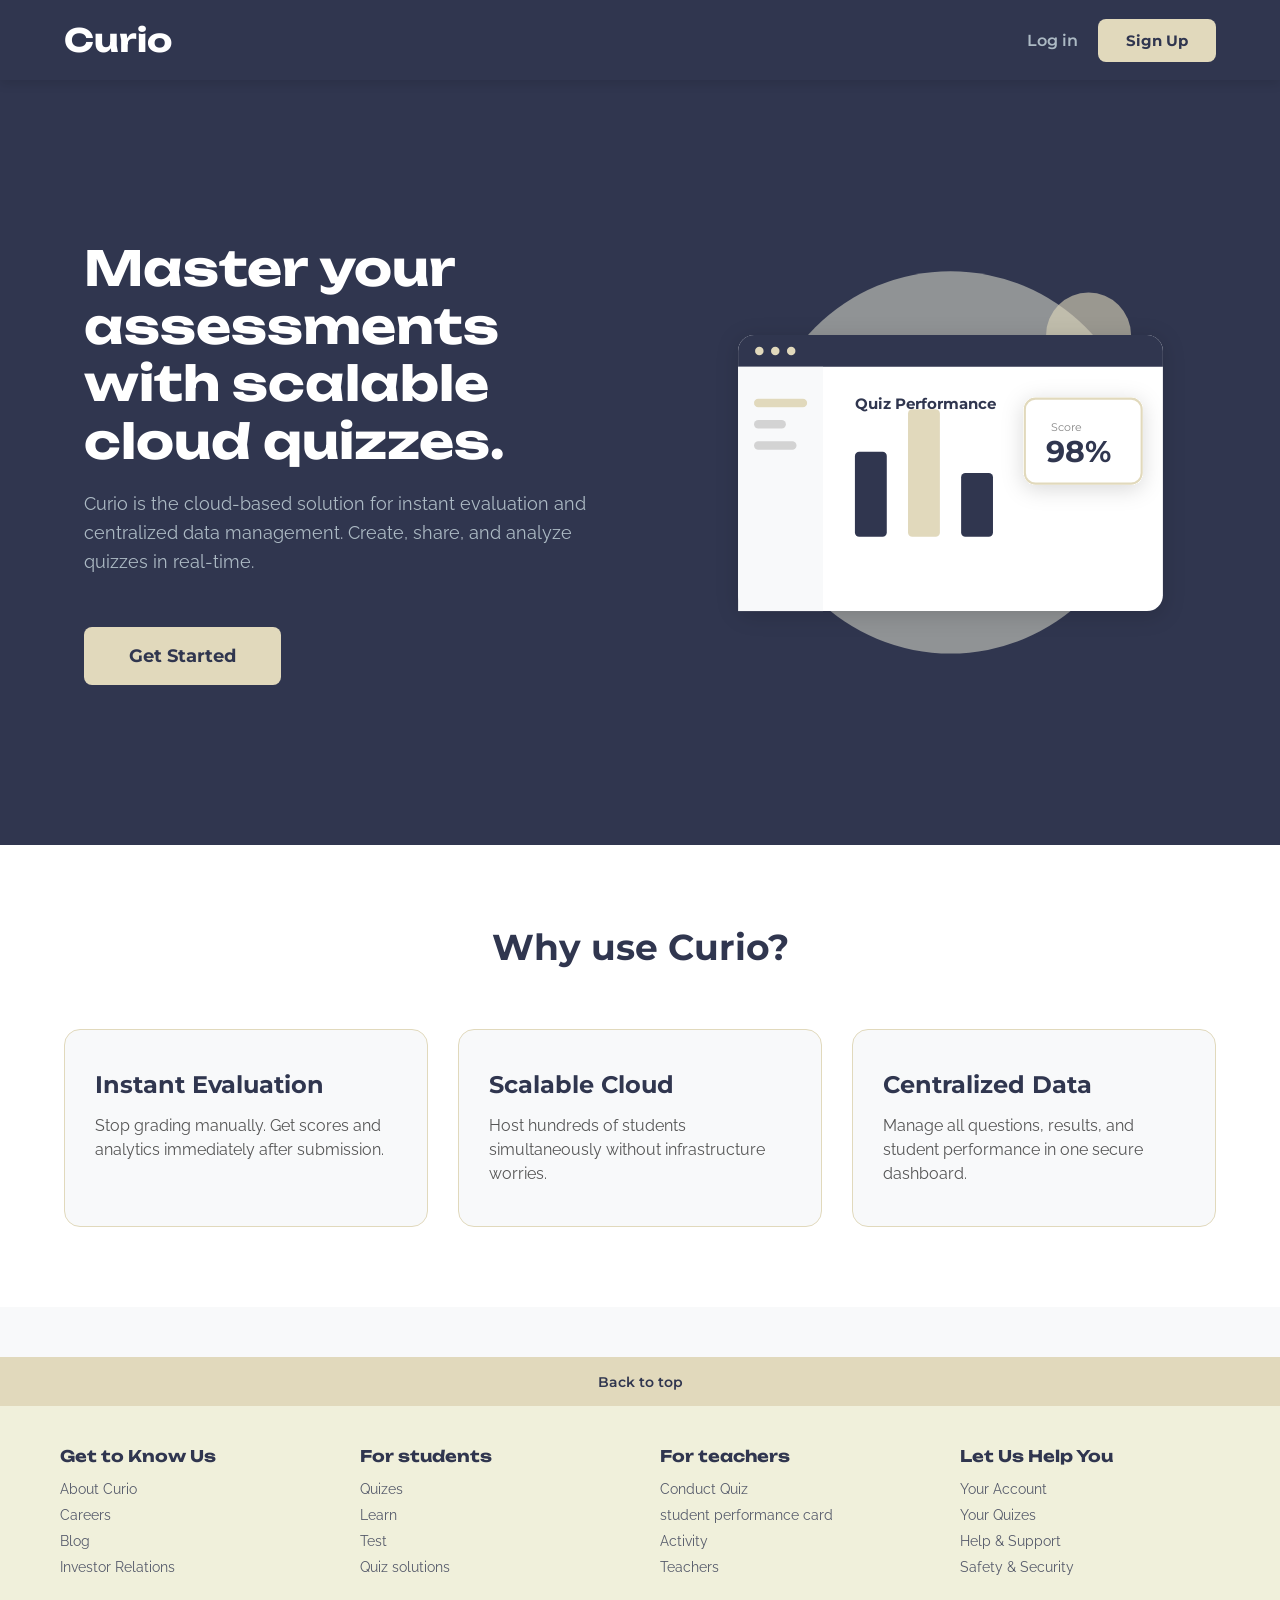
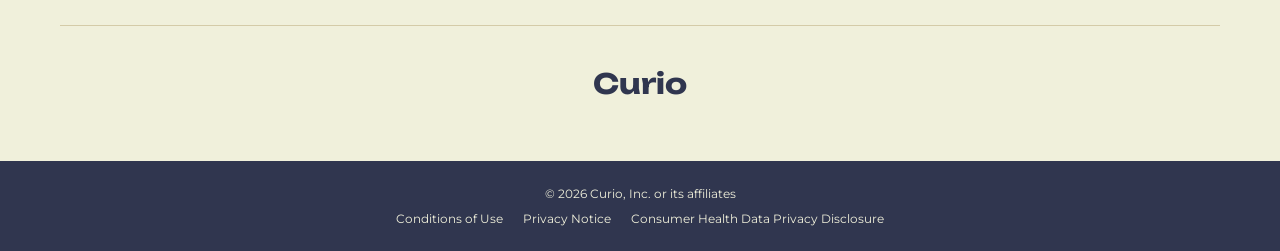
<file: index.html>
<!DOCTYPE html>
<html lang="en">

<head>
    <meta charset="UTF-8">
    <meta name="viewport" content="width=device-width, initial-scale=1.0">
    <title>Curio | Instant Cloud Quizzes</title>
    <link rel="stylesheet" href="./style.css">
    <link rel="preconnect" href="https://fonts.googleapis.com">
    <link rel="preconnect" href="https://fonts.gstatic.com" crossorigin>
    <link
        href="https://fonts.googleapis.com/css2?family=Montserrat:wght@400;600;700&family=Raleway:wght@400;600&family=Unbounded:wght@400;600&display=swap"
        rel="stylesheet">
</head>

<body>

    <header>
        <div class="nav-container">
            <div class="logo">
                <a href="index.html">Curio</a>
            </div>
            <nav class="nav-buttons">
                <a href="login_page.html" class="btn-text">Log in</a>
                <a href="signup_page.html" class="btn-primary">Sign Up</a>
            </nav>
        </div>
    </header>

    <section class="hero">
        <div class="hero-content">
            <h1>Master your assessments with scalable cloud quizzes.</h1>
            <p>Curio is the cloud-based solution for instant evaluation and centralized data management. Create, share,
                and analyze quizzes in real-time.</p>
            <a href="signup_page.html"><button class="btn-large">Get Started</button></a>
        </div>
        <div class="hero-visual">
            <svg width="100%" height="100%" viewBox="0 0 500 400" fill="none" xmlns="http://www.w3.org/2000/svg">

                <circle cx="250" cy="200" r="180" fill="#F0F0DB" fill-opacity="0.5" />
                <circle cx="380" cy="80" r="40" fill="#E1D9BC" fill-opacity="0.6" />

                <g filter="url(#shadow)">
                    <rect x="50" y="80" width="400" height="260" rx="15" fill="white" />
                    <path d="M50 95C50 86.7157 56.7157 80 65 80H435C443.284 80 450 86.7157 450 95V110H50V95Z"
                        fill="#30364F" />
                    <circle cx="70" cy="95" r="4" fill="#E1D9BC" />
                    <circle cx="85" cy="95" r="4" fill="#E1D9BC" />
                    <circle cx="100" cy="95" r="4" fill="#E1D9BC" />
                </g>

                <rect x="50" y="110" width="80" height="230" fill="#F8F9FA" rx="0" />
                <rect x="65" y="140" width="50" height="8" rx="4" fill="#E1D9BC" />
                <rect x="65" y="160" width="30" height="8" rx="4" fill="#D3D3D3" />
                <rect x="65" y="180" width="40" height="8" rx="4" fill="#D3D3D3" />

                <text x="160" y="150" font-family="Unbounded, sans-serif" font-size="14" fill="#30364F"
                    font-weight="bold">Quiz Performance</text>

                <rect x="160" y="270" width="30" height="0" rx="4" fill="#30364F">
                    <animate attributeName="height" from="0" to="80" dur="1s" fill="freeze" />
                    <animate attributeName="y" from="270" to="190" dur="1s" fill="freeze" />
                </rect>
                <rect x="210" y="270" width="30" height="0" rx="4" fill="#E1D9BC">
                    <animate attributeName="height" from="0" to="120" dur="1.2s" fill="freeze" />
                    <animate attributeName="y" from="270" to="150" dur="1.2s" fill="freeze" />
                </rect>
                <rect x="260" y="270" width="30" height="0" rx="4" fill="#30364F">
                    <animate attributeName="height" from="0" to="60" dur="1.4s" fill="freeze" />
                    <animate attributeName="y" from="270" to="210" dur="1.4s" fill="freeze" />
                </rect>

                <g filter="url(#shadow)">
                    <rect x="320" y="140" width="110" height="80" rx="10" fill="white" stroke="#E1D9BC"
                        stroke-width="2" />
                    <text x="345" y="170" font-family="Unbounded, sans-serif" font-size="10" fill="#888">Score</text>
                    <text x="340" y="200" font-family="Montserrat, sans-serif" font-size="28" fill="#30364F"
                        font-weight="bold">98%</text>
                </g>

                <defs>
                    <filter id="shadow" x="0" y="0" width="500" height="400" filterUnits="userSpaceOnUse"
                        color-interpolation-filters="sRGB">
                        <feFlood flood-opacity="0" result="BackgroundImageFix" />
                        <feColorMatrix in="SourceAlpha" type="matrix" values="0 0 0 0 0 0 0 0 0 0 0 0 0 0 0 0 0 0 127 0"
                            result="hardAlpha" />
                        <feOffset dy="4" />
                        <feGaussianBlur stdDeviation="10" />
                        <feComposite in2="hardAlpha" operator="out" />
                        <feColorMatrix type="matrix" values="0 0 0 0 0 0 0 0 0 0 0 0 0 0 0 0 0 0 0.15 0" />
                        <feBlend mode="normal" in2="BackgroundImageFix" result="effect1_dropShadow" />
                        <feBlend mode="normal" in="SourceGraphic" in2="effect1_dropShadow" result="shape" />
                    </filter>
                </defs>
            </svg>
        </div>
    </section>

    <section class="features">
        <h2>Why use Curio?</h2>
        <div class="cards-grid">
            <div class="card">
                <h3>Instant Evaluation</h3>
                <p>Stop grading manually. Get scores and analytics immediately after submission.</p>
            </div>
            <div class="card">
                <h3>Scalable Cloud</h3>
                <p>Host hundreds of students simultaneously without infrastructure worries.</p>
            </div>
            <div class="card">
                <h3>Centralized Data</h3>
                <p>Manage all questions, results, and student performance in one secure dashboard.</p>
            </div>
        </div>
    </section>
    <footer>
        <div class="back-to-top">
            <a href="index.html">Back to top</a>
        </div>

        <div class="footer-container">
            <div class="footer-links">
                <div class="footer-col">
                    <h4>Get to Know Us</h4>
                    <a href="#">About Curio</a>
                    <a href="#">Careers</a>
                    <a href="#">Blog</a>
                    <a href="#">Investor Relations</a>
                </div>
                
                <div class="footer-col">
                    <h4>For students</h4>
                    <a href="#">Quizes</a>
                    <a href="#">Learn</a>
                    <a href="#">Test</a>
                    <a href="#">Quiz solutions</a>
                </div>

                <div class="footer-col">
                    <h4>For teachers</h4>
                    <a href="#">Conduct Quiz</a>
                    <a href="#">student performance card</a>
                    <a href="#">Activity</a>
                    <a href="#">Teachers</a>
                </div>

                <div class="footer-col">
                    <h4>Let Us Help You</h4>
                    <a href="#">Your Account</a>
                    <a href="#">Your Quizes</a>
                    <a href="#">Help & Support</a>
                    <a href="#">Safety & Security</a>
                </div>
            </div>

            <hr>

            <div class="footer-branding">
                <a href="#" class="footer-logo">Curio</a>
            </div>
        </div>

        <div class="footer-bottom">
            <div class="copyright-text">
                <p>&copy; 2026 Curio, Inc. or its affiliates</p>
                <div class="legal-links">
                    <a href="#">Conditions of Use</a>
                    <a href="#">Privacy Notice</a>
                    <a href="#">Consumer Health Data Privacy Disclosure</a>
                </div>
            </div>
        </div>
    </footer>
</body>


</html>
</file>
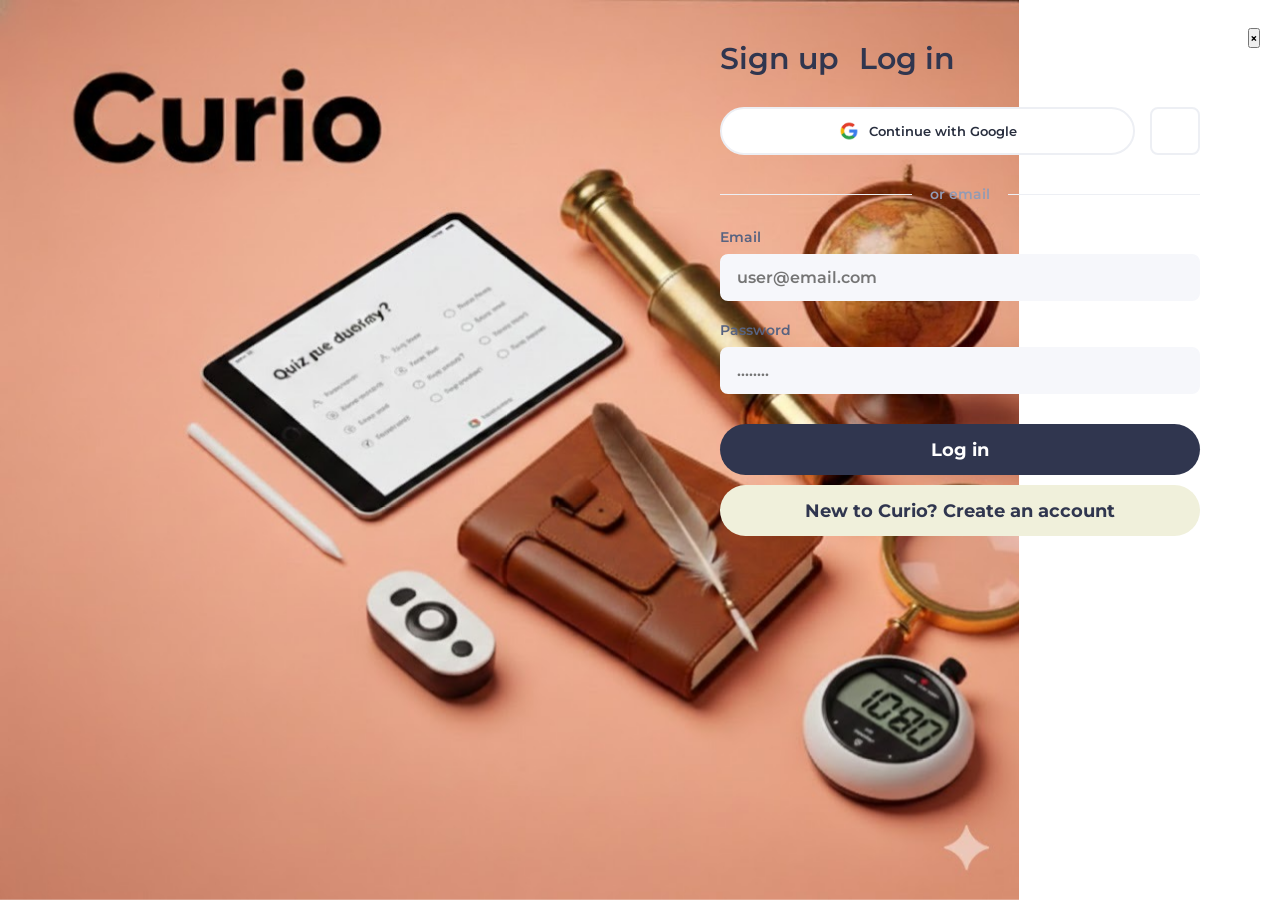
<file: login_page.html>
<!DOCTYPE html>
<html lang="en">

<head>
    <meta charset="UTF-8">
    <meta name="viewport" content="width=device-width, initial-scale=1.0">
    <title>Login-Page</title>
    <link rel="stylesheet" href="./login_page.css">
    <link rel="preconnect" href="https://fonts.googleapis.com">
    <link rel="preconnect" href="https://fonts.gstatic.com" crossorigin>
    <link
        href="https://fonts.googleapis.com/css2?family=Montserrat:ital,wght@0,100..900;1,100..900&family=Outfit:wght@100..900&family=Raleway:ital,wght@0,100..900;1,100..900&family=Unbounded:wght@200..900&display=swap"
        rel="stylesheet">
</head>

<body>
    <div class="left-panel">
        <img src="./images/signup left image .jpeg" alt="image">
    </div>
    <div class="right-panel">
        <div class="close-btn">
            <a href="index.html"><button>&times;</button></a>
        </div>
        <div class="tabs">
            <a href="signup_page.html">
                <div class="Signin tab">Sign up</div>
            </a>
            <a href="login_page.html">
                <div class="Login">Log in</div>
            </a>
        </div>
        <div class="social-container">
            <button class="google-btn">
                <img src="./images/New-Google-Logo.jpg" alt="Google" width="20">
                Continue with Google
            </button>
            <button class="fb-btn">
                <i class="fab fa-facebook"></i>
            </button>
        </div>
        <div class="separator">or email</div>
        <div class="input-group">
            <label>Email</label>
            <input type="email" placeholder="user@email.com">
        </div>
        <div class="input-group">
            <label>Password</label>
            <div class="password-wrapper">
                <input type="password" placeholder="........">
                <i class="far fa-eye toggle-password"></i>
            </div>
        </div>
        <a href="./Homepage.html">
            <button type="submit" class="submit-btn">Log in</button>
        </a>
        <a href="./signup_page.html"><button type="submit" class="newAccountButton">New to Curio? Create an
                account</button></a>
</body>

</html>
</file>
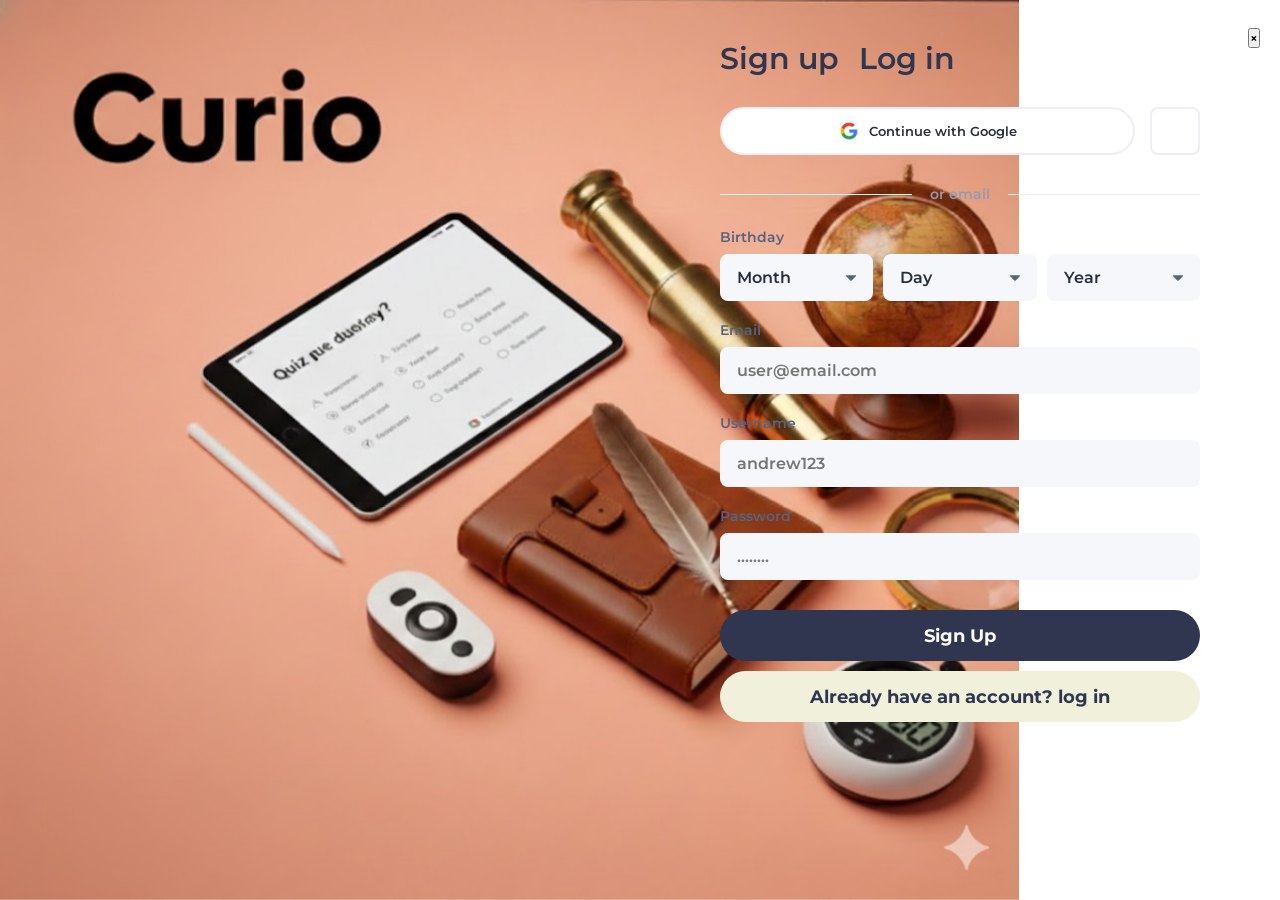
<file: signup_page.html>
<!DOCTYPE html>
<html lang="en">

<head>
    <meta charset="UTF-8">
    <meta name="viewport" content="width=device-width, initial-scale=1.0">
    <title>Sign-up</title>
    <link rel="stylesheet" href="./signup_page.css">
    <link rel="preconnect" href="https://fonts.googleapis.com">
    <link rel="preconnect" href="https://fonts.gstatic.com" crossorigin>
    <link
        href="https://fonts.googleapis.com/css2?family=Montserrat:ital,wght@0,100..900;1,100..900&family=Raleway:ital,wght@0,100..900;1,100..900&family=Unbounded:wght@200..900&display=swap"
        rel="stylesheet">
    <link rel="preconnect" href="https://fonts.googleapis.com">
    <link rel="preconnect" href="https://fonts.gstatic.com" crossorigin>
    <link
        href="https://fonts.googleapis.com/css2?family=Montserrat:ital,wght@0,100..900;1,100..900&family=Outfit:wght@100..900&family=Raleway:ital,wght@0,100..900;1,100..900&family=Unbounded:wght@200..900&display=swap"
        rel="stylesheet">
</head>

<body>
    <div class="left-panel">
        <img src="./images/signup left image .jpeg" alt="image">
    </div>

    <div class="right-panel">
        <div class="close-btn">
            <a href="index.html"><button>&times;</button></a>
        </div>

        <div class="tabs">
            <a href="signup_page.html">
                <div class="Signin tab">Sign up</div>
            </a>
            <a href="login_page.html">
                <div class="Login">Log in</div>
            </a>
        </div>

        <div class="social-container">
            <button class="google-btn">
                <img src="./images/New-Google-Logo.jpg" alt="Google" width="20">
                Continue with Google
            </button>
            <button class="fb-btn">
                <i class="fab fa-facebook"></i>
            </button>
        </div>

        <div class="separator">or email</div>

        <form>
            <div class="input-group">
                <label>Birthday <i class="fas fa-info-circle info-icon"></i></label>
                <div class="birthday-row">
                    <select>
                        <option>Month</option>
                    </select>
                    <select>
                        <option>Day</option>
                    </select>
                    <select>
                        <option>Year</option>
                    </select>
                </div>
            </div>

            <div class="input-group">
                <label>Email</label>
                <input type="email" placeholder="user@email.com">
            </div>

            <div class="input-group">
                <label>Username</label>
                <input type="text" placeholder="andrew123">
            </div>

            <div class="input-group">
                <label>Password</label>
                <div class="password-wrapper">
                    <input type="password" placeholder="........">
                    <i class="far fa-eye toggle-password"></i>
                </div>
            </div>
            <a href="./Homepage.html">
                <button type="submit" class="submit-btn">Sign Up</button>
            </a>
            <a href="./login_page.html">
                <button type="submit" class="existingAccountButton">Already have an account? log in</button>
            </a>
        </form>
    </div>

</body>

</html>
</file>
<file: style.css>
* {
    padding: 0;
    margin: 0;
    box-sizing: border-box;
    font-family: "Montserrat", sans-serif;
}

html {
    scroll-behavior: smooth;
}

body {
    background-color: #F8F9FA; 
}

a {
    text-decoration: none;
    color: inherit;
}

header {
    background-color: #30364F;
    height: 80px;
    display: flex;
    align-items: center;
    position: sticky;
    top: 0;
    z-index: 1000;
    box-shadow: 0 4px 10px rgba(0,0,0,0.1);
}

.nav-container {
    width: 90%;
    max-width: 1200px;
    margin: 0 auto;
    display: flex;
    justify-content: space-between;
    align-items: center;
}

.logo a {
    font-family: "Unbounded", sans-serif; 
    font-size: 32px;
    font-weight: 700;
    color: white;
}

.nav-buttons {
    display: flex;
    gap: 20px;
    align-items: center;
}

.btn-text {
    color: #ACBAC4;
    font-weight: 600;
    font-size: 16px;
    transition: color 0.3s;
}

.btn-text:hover {
    color: white;
}

.btn-primary {
    padding: 12px 28px;
    border-radius: 8px;
    background-color: #E1D9BC;
    color: #30364F;
    font-weight: 700;
    font-size: 15px;
    border: none;
    cursor: pointer;
    transition: all 0.3s ease;
}

.btn-primary:hover {
    background-color: #ACBAC4;
    color: white;
    transform: translateY(-2px);
}

.btn-large {
    padding: 18px 45px;
    border-radius: 8px;
    background-color: #E1D9BC;
    color: #30364F;
    font-weight: 700;
    font-size: 18px;
    border: none;
    cursor: pointer;
    margin-top: 30px;
    transition: all 0.3s ease;
}

.btn-large:hover {
    background-color: #ACBAC4;
    color: white;
    transform: translateY(-3px);
    box-shadow: 0 10px 20px rgba(0,0,0,0.15);
}

.hero {
    background-color: #30364F; 
    min-height: 85vh; 
    display: flex;
    align-items: center;
    justify-content: center;
    padding: 40px 0;
}

.hero {
    display: flex;
    flex-direction: column; 
}

@media (min-width: 768px) {
    .hero {
        flex-direction: row;
        padding: 0 5%;
        gap: 50px;
    }
}

.hero-content {
    flex: 1;
    max-width: 600px;
    color: white;
    padding: 20px;
}

.hero-content h1 {
    font-family: "Unbounded", sans-serif;
    font-size: 48px;
    line-height: 1.2;
    margin-bottom: 20px;
}

.hero-content p {
    font-family: "Raleway", sans-serif;
    font-size: 18px;
    line-height: 1.6;
    color: #ACBAC4;
    margin-bottom: 20px;
}

.hero-visual {
    flex: 1;
    display: flex;
    justify-content: center;
    align-items: center;
}

.visual-placeholder {
    width: 100%;
    max-width: 500px;
    height: 400px;
    background-color: #F0F0DB;
    border-radius: 20px;
    display: flex;
    justify-content: center;
    align-items: center;
    box-shadow: 0 20px 50px rgba(0,0,0,0.2);
    color: #30364F;
    font-weight: bold;
}

.features {
    padding: 80px 5%;
    text-align: center;
    background-color: white;
}

.features h2 {
    font-size: 36px;
    color: #30364F;
    margin-bottom: 60px;
    font-weight: 700;
}

.cards-grid {
    display: grid;
    grid-template-columns: repeat(auto-fit, minmax(300px, 1fr));
    gap: 30px;
    max-width: 1200px;
    margin: 0 auto;
}

.card {
    background-color: #F8F9FA;
    border: 1px solid #E1D9BC; 
    padding: 40px 30px;
    border-radius: 16px;
    text-align: left;
    transition: transform 0.3s ease;
}

.card:hover {
    transform: translateY(-10px);
    box-shadow: 0 10px 30px rgba(0,0,0,0.05);
    background-color: #F0F0DB; 
}

.card h3 {
    font-size: 24px;
    color: #30364F;
    margin-bottom: 15px;
}

.card p {
    font-family: "Raleway", sans-serif;
    font-size: 16px;
    color: #555;
    line-height: 1.5;
}

footer {
    background-color: #F0F0DB; 
    color: #30364F; 
    font-family: "Montserrat", sans-serif;
    margin-top: 50px;
}


.back-to-top {
    background-color: #E1D9BC; 
    text-align: center;
    padding: 15px 0;
    transition: background-color 0.3s;
}

.back-to-top a {
    color: #30364F;
    font-size: 14px;
    font-weight: 600;
}

.back-to-top:hover {
    background-color: #d4cba8; 
}


.footer-container {
    max-width: 1200px;
    margin: 0 auto;
    padding: 40px 20px;
}


.footer-links {
    display: grid;
    grid-template-columns: repeat(auto-fit, minmax(200px, 1fr)); 
    gap: 40px;
    margin-bottom: 40px;
}

.footer-col h4 {
    font-family: "Unbounded", sans-serif; 
    font-size: 16px;
    margin-bottom: 15px;
    font-weight: 700;
}

.footer-col a {
    display: block;
    color: #30364F;
    font-size: 14px;
    margin-bottom: 10px;
    font-family: "Raleway", sans-serif;
    opacity: 0.8; 
    transition: text-decoration 0.2s;
}

.footer-col a:hover {
    text-decoration: underline;
    opacity: 1;
}


footer hr {
    border: 0;
    border-top: 1px solid #d4cba8; 
    margin: 20px 0;
}

.footer-branding {
    text-align: center;
    padding: 20px 0;
}

.footer-logo {
    font-family: "Unbounded", sans-serif;
    font-size: 28px;
    font-weight: 700;
    color: #30364F;
}

.footer-bottom {
    background-color: #30364F;  
    color: #F0F0DB; 
    padding: 25px 0;
    text-align: center;
    font-size: 12px;
}

.legal-links {
    margin-top: 10px;
    display: flex;
    justify-content: center;
    gap: 20px;
}

.legal-links a {
    color: #F0F0DB;
    text-decoration: none;
}

.legal-links a:hover {
    text-decoration: underline;
}
</file>
<file: login_page.css>
* {
            margin: 0;
            padding: 0;
            box-sizing: border-box;
            font-family: "Montserrat", sans-serif;
            font-optical-sizing: auto;
            font-weight: 600;
            font-style: normal;
        }

        body {
            display: flex;
            height: 100vh;
            background-color: #fff;
        }

        .left-panel {
            position: fixed;
        }

        .left-panel img {
            width: 100%;
            height: 100vh;
        }

        .right-panel {
            width: 50%;
            padding: 40px 80px;
            overflow-y: auto;
            position: relative;
            right: 0px;
            margin-left: 50%;
        }

        .close-btn {
            position: absolute;
            top: 20px;
            right: 20px;
            font-size: 24px;
            cursor: pointer;
        }

        .tabs {
            display: flex;
            gap: 20px;
            margin-bottom: 30px;
            font-size: 30px;
            font-weight: 600;
            text-decoration: none;
        }

        .tabs a {
            text-decoration: none;
            color: #30364F;
        }

        .tabs a div:hover {
            text-decoration: underline;
        }

        .tabs a div:active {
            text-decoration: underline;
        }

        .social-container {
            display: flex;
            gap: 15px;
            margin-bottom: 30px;
        }

        .google-btn {
            flex-grow: 1;
            display: flex;
            align-items: center;
            justify-content: center;
            gap: 10px;
            padding: 12px;
            border: 2px solid #edeff4;
            border-radius: 9999px;
            background: white;
            font-weight: 600;
            color: #282e3e;
            cursor: pointer;
            transition: background 0.2s;
        }

        .google-btn:hover {
            background-color: #f6f7fb;
        }

        .fb-btn {
            width: 50px;
            display: flex;
            align-items: center;
            justify-content: center;
            border: 2px solid #edeff4;
            border-radius: 8px;
            background: white;
            color: #1877F2;
            font-size: 1.2rem;
            cursor: pointer;
        }

        .separator {
            text-align: center;
            color: #939bb4;
            font-weight: 600;
            font-size: 0.9rem;
            margin-bottom: 25px;
            position: relative;
        }

        .separator::before,
        .separator::after {
            content: "";
            position: absolute;
            top: 50%;
            width: 40%;
            height: 1px;
            background-color: #edeff4;
        }

        .separator::before {
            left: 0;
        }

        .separator::after {
            right: 0;
        }

        .input-group {
            margin-bottom: 20px;
        }

        label {
            display: block;
            font-size: 0.9rem;
            font-weight: 600;
            color: #586380;
            margin-bottom: 8px;
        }

        input[type="text"],
        input[type="email"],
        input[type="password"],
        select {
            width: 100%;
            padding: 12px 15px;
            border: 2px solid #f6f7fb;
            background-color: #f6f7fb;
            border-radius: 8px;
            font-size: 1rem;
            color: #282e3e;
            outline: none;
            transition: border 0.2s, background 0.2s;
        }

        input:focus,
        select:focus {
            background-color: #fff;
            border-color: #282e3e;
        }

        .password-wrapper {
            position: relative;
        }

        .toggle-password {
            position: absolute;
            right: 15px;
            top: 50%;
            transform: translateY(-50%);
            color: #586380;
            cursor: pointer;
        }

        .submit-btn {
            width: 100%;
            padding: 15px;
            background-color: #30364F;
            color: white;
            font-size: 1.1rem;
            font-weight: bold;
            border: none;
            border-radius: 9999px;
            cursor: pointer;
            margin-top: 10px;
        }

        .submit-btn:hover {
            background-color: #ACBAC4;
        }

        .newAccountButton {
            width: 100%;
            padding: 15px;
            background-color: #F0F0DB;
            color: white;
            font-size: 1.1rem;
            font-weight: bold;
            border: none;
            border-radius: 9999px;
            cursor: pointer;
            margin-top: 10px;
            color: #30364F;
        }

        .newAccountButton:hover {
            background-color: #E1D9BC;
        }

        @media (max-width: 768px) {
            body {
                flex-direction: column;
                height: auto;
            }

            .left-panel {
                display: none;
            }

            .right-panel {
                width: 100%;
                padding: 20px;
            }
        }
</file>
<file: signup_page.css>
* {
            box-sizing: border-box;
            margin: 0;
            padding: 0;
            font-family: "Montserrat", sans-serif;
            font-optical-sizing: auto;
            font-weight: 600;
            font-style: normal;
        }

        html{
            scroll-behavior: smooth;
        }

        body {
            display: flex;
            height: 100vh;
            background-color: #fff;
        }

        .left-panel {
            position: fixed;
        }

        .left-panel img {
            width: 100%;
            height: 100vh;
        }

        .logo {
            font-size: 1.5rem;
            font-weight: bold;
            color: white;
            z-index: 2;
        }

        .right-panel {
            width: 50%;
            padding: 40px 80px;
            overflow-y: auto;
            position: relative;
            right: 0px;
            margin-left: 50%;
            padding-left: 80px;
        }

        .close-btn {
            position: absolute;
            top: 20px;
            right: 20px;
            font-size: 24px;
            cursor: pointer;
        }

        .tabs {
            display: flex;
            gap: 20px;
            margin-bottom: 30px;
            font-size: 30px;
            font-weight: 600;
            text-decoration: none;
        }

        .tabs a {
            text-decoration: none;
            color: #30364F;
        }

        .tabs a div:hover {
            text-decoration: underline;
        }

        .tabs a div:active {
            text-decoration: underline;
        }

        .social-container {
            display: flex;
            gap: 15px;
            margin-bottom: 30px;
        }

        .google-btn {
            flex-grow: 1;
            display: flex;
            align-items: center;
            justify-content: center;
            gap: 10px;
            padding: 12px;
            border: 2px solid #edeff4;
            border-radius: 9999px;
            background: white;
            font-weight: 600;
            color: #282e3e;
            cursor: pointer;
            transition: background 0.2s;
        }

        .google-btn:hover {
            background-color: #f6f7fb;
        }

        .fb-btn {
            width: 50px;
            display: flex;
            align-items: center;
            justify-content: center;
            border: 2px solid #edeff4;
            border-radius: 8px;
            background: white;
            color: #1877F2;
            font-size: 1.2rem;
            cursor: pointer;
        }

        .separator {
            text-align: center;
            color: #939bb4;
            font-weight: 600;
            font-size: 0.9rem;
            margin-bottom: 25px;
            position: relative;
        }

        .separator::before,
        .separator::after {
            content: "";
            position: absolute;
            top: 50%;
            width: 40%;
            height: 1px;
            background-color: #edeff4;
        }

        .separator::before {
            left: 0;
        }

        .separator::after {
            right: 0;
        }

        .input-group {
            margin-bottom: 20px;
        }

        label {
            display: block;
            font-size: 0.9rem;
            font-weight: 600;
            color: #586380;
            margin-bottom: 8px;
        }

        .info-icon {
            color: #586380;
            margin-left: 5px;
            cursor: pointer;
        }

        input[type="text"],
        input[type="email"],
        input[type="password"],
        select {
            width: 100%;
            padding: 12px 15px;
            border: 2px solid #f6f7fb;
            background-color: #f6f7fb;
            border-radius: 8px;
            font-size: 1rem;
            color: #282e3e;
            outline: none;
            transition: border 0.2s, background 0.2s;
        }

        input:focus,
        select:focus {
            background-color: #fff;
            border-color: #282e3e;
        }

        .birthday-row {
            display: flex;
            gap: 10px;
        }

        .birthday-row select {
            flex: 1;
            cursor: pointer;
            appearance: none;
            background-image: url("data:image/svg+xml;charset=US-ASCII,%3Csvg%20xmlns%3D%22http%3A%2F%2Fwww.w3.org%2F2000%2Fsvg%22%20width%3D%22292.4%22%20height%3D%22292.4%22%3E%3Cpath%20fill%3D%22%23586380%22%20d%3D%22M287%2069.4a17.6%2017.6%200%200%200-13-5.4H18.4c-5%200-9.3%201.8-12.9%205.4A17.6%2017.6%200%200%200%200%2082.2c0%205%201.8%209.3%205.4%2012.9l128%20127.9c3.6%203.6%207.8%205.4%2012.8%205.4s9.2-1.8%2012.8-5.4L287%2095c3.5-3.5%205.4-7.8%205.4-12.8%200-5-1.9-9.2-5.5-12.8z%22%2F%3E%3C%2Fsvg%3E");
            background-repeat: no-repeat;
            background-position: right 15px top 50%;
            background-size: 10px auto;
        }

        .password-wrapper {
            position: relative;
        }

        .toggle-password {
            position: absolute;
            right: 15px;
            top: 50%;
            transform: translateY(-50%);
            color: #586380;
            cursor: pointer;
        }

        .submit-btn {
            width: 100%;
            padding: 15px;
            background-color: #30364F;
            color: white;
            font-size: 1.1rem;
            font-weight: bold;
            border: none;
            border-radius: 9999px;
            cursor: pointer;
            margin-top: 10px;
        }

        .submit-btn:hover {
            background-color: #ACBAC4;
        }

        .existingAccountButton {
            width: 100%;
            padding: 15px;
            background-color: #F0F0DB;
            color: white;
            font-size: 1.1rem;
            font-weight: bold;
            border: none;
            border-radius: 9999px;
            cursor: pointer;
            margin-top: 10px;
            color: #30364F;
        }

        .existingAccountButton:hover {
            background-color: #E1D9BC;
        }


        @media (max-width: 768px) {
            body {
                flex-direction: column;
                height: auto;
            }

            .left-panel {
                display: none;
            }

            .right-panel {
                width: 100%;
                padding: 20px;
            }
        }
</file>
